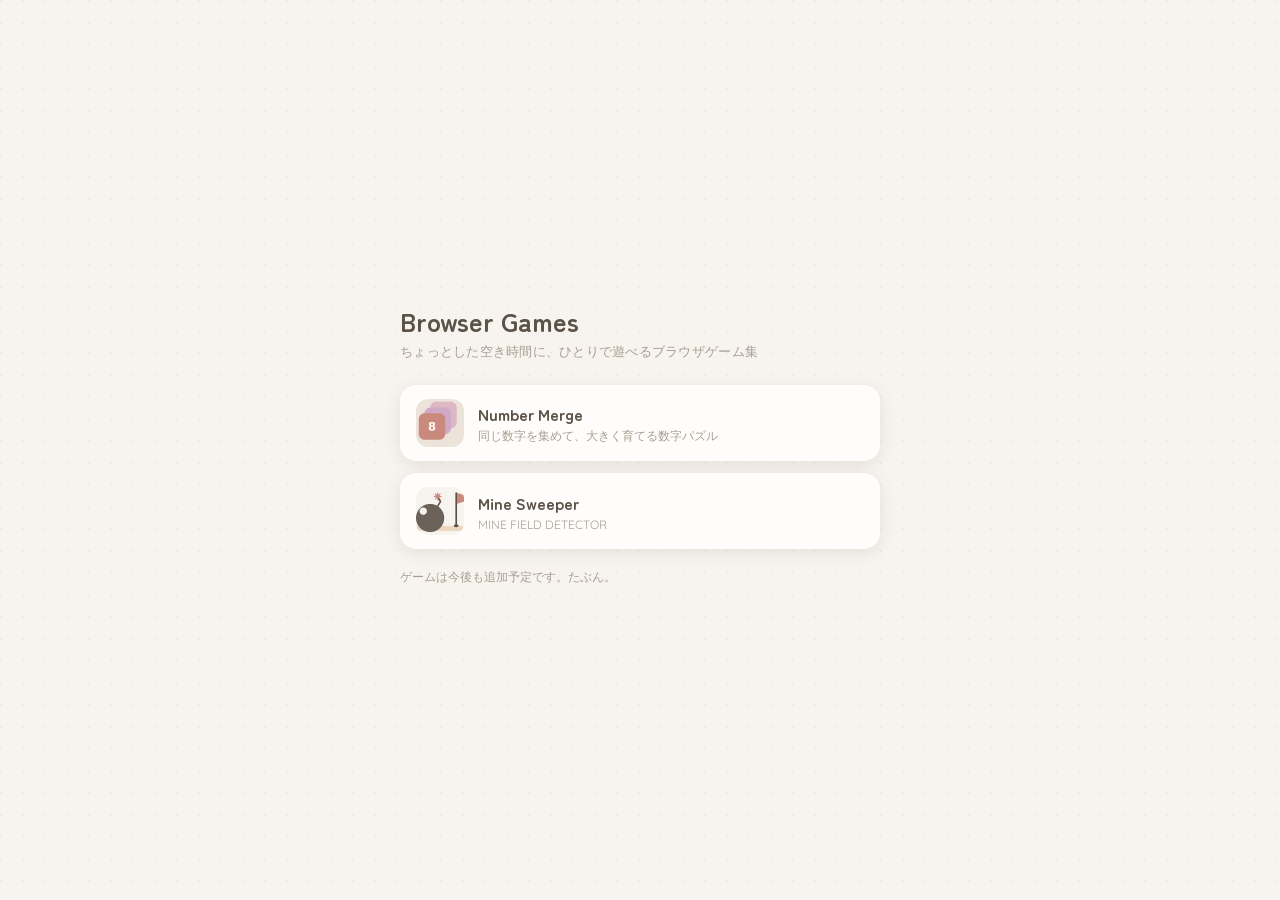
<file: index.html>
<!DOCTYPE html>
<html lang="ja">
<head>
    <meta charset="UTF-8">
    <meta name="viewport" content="width=device-width, initial-scale=1.0, maximum-scale=1.0">
    <title>Game</title>

    <meta name="description" content="ちょっとした空き時間に遊べる、シンプルなゲーム集">
    <meta name="theme-color" content="#f7f3ee">

    <link rel="manifest" href="manifest.json">
    <link rel="icon" href="icons/icon-192.png" type="image/png">
    <link rel="apple-touch-icon" href="icons/icon-192.png">
    <meta name="apple-mobile-web-app-capable" content="yes">
    <meta name="apple-mobile-web-app-title" content="Game">

    <link rel="preconnect" href="https://fonts.googleapis.com">
    <link rel="preconnect" href="https://fonts.gstatic.com" crossorigin>
    <link href="https://fonts.googleapis.com/css2?family=Quicksand:wght@500;600;700&family=Zen+Maru+Gothic:wght@500;700&display=swap" rel="stylesheet">
    <link rel="stylesheet" href="shared/hub.css">
</head>

<body>
    <div class="hub">
        <h1>Browser Games</h1>
        <p class="hub-subtitle">ちょっとした空き時間に、ひとりで遊べるブラウザゲーム集</p>

        <ul class="game-list">
            <li>
                <a class="game-card" href="games/number-merge/index.html">
                    <img class="game-thumb" src="games/number-merge/icons/icon-192.png" alt="">
                    <div>
                        <div class="game-name">Number Merge</div>
                        <div class="game-desc">同じ数字を集めて、大きく育てる数字パズル</div>
                    </div>
                </a>
            </li>

            <li>
                <a class="game-card" href="games/mine-sweeper/index.html">
                    <img class="game-thumb" src="games/mine-sweeper/icons/icon-192.png" alt="">
                    <div>
                        <div class="game-name">Mine Sweeper</div>
                        <div class="game-desc">MINE FIELD DETECTOR</div>
                    </div>
                </a>
            </li>
        </ul>

        <p class="empty-note">ゲームは今後も追加予定です。たぶん。</p>
    </div>

    <script src="shared/register-sw.js"></script>
</body>
</html>
</file>
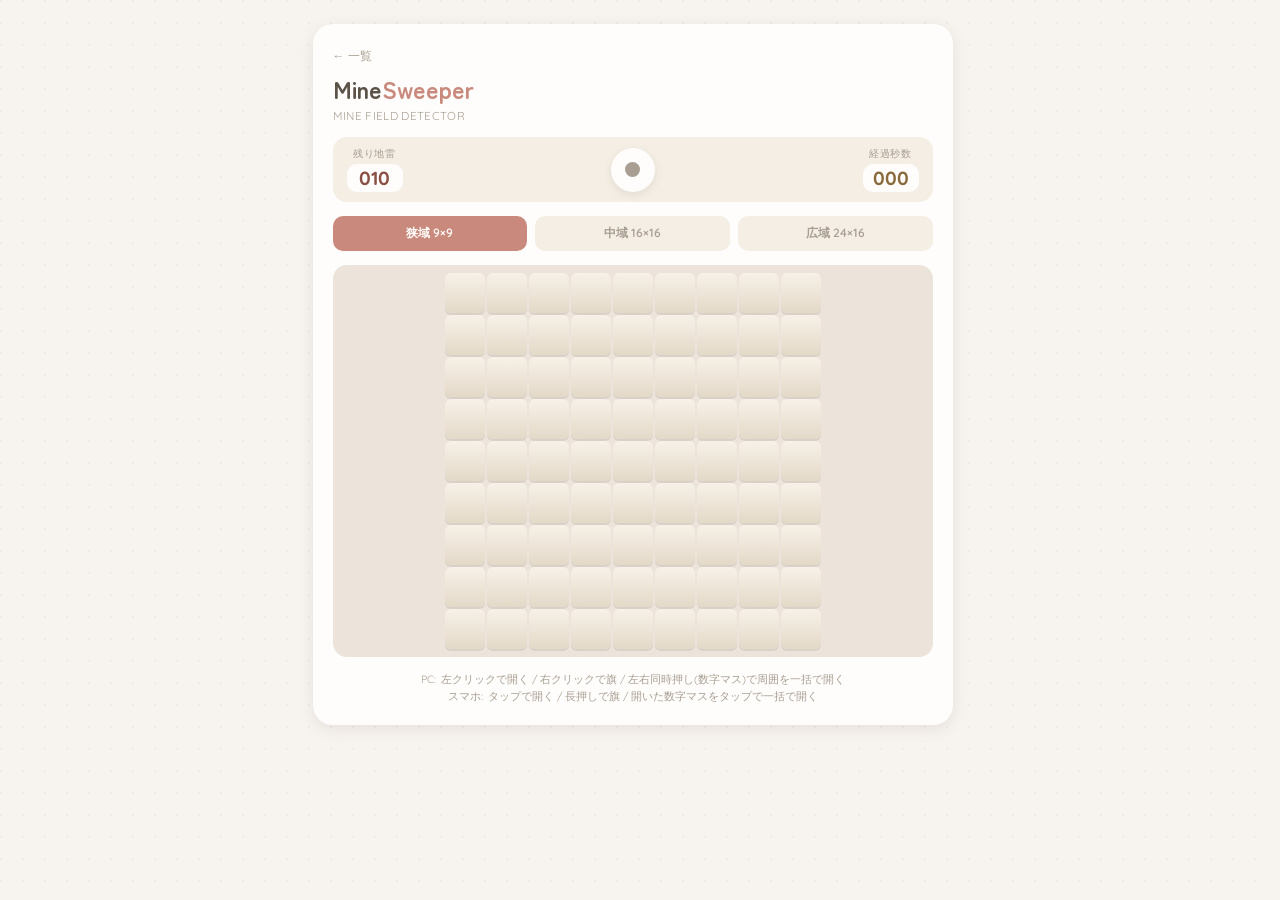
<file: games/mine-sweeper/index.html>
<!DOCTYPE html>
<html lang="ja">
<head>
    <meta charset="UTF-8">
    <meta name="viewport" content="width=device-width, initial-scale=1.0, maximum-scale=1.0, user-scalable=no">

    <title>Mine Sweeper</title>

    <meta name="description" content="MINE FIELD DETECTOR">
    <meta name="theme-color" content="#f7f3ee">

    <link rel="manifest" href="manifest.json">
    <link rel="icon" href="icons/icon-192.png" type="image/png">
    <link rel="apple-touch-icon" href="icons/icon-192.png">
    <meta name="apple-mobile-web-app-capable" content="yes">
    <meta name="apple-mobile-web-app-status-bar-style" content="default">
    <meta name="apple-mobile-web-app-title" content="Mine Sweeper">

    <link rel="stylesheet" href="style.css">
</head>

<body>
    <div class="app">
        <div class="top-row">
            <div>
                <a href="../../index.html" class="back-link" aria-label="ゲーム一覧に戻る">←&nbsp;一覧</a>
                <h1>Mine<span>Sweeper</span></h1>
                <div class="subtitle">MINE FIELD DETECTOR</div>
            </div>
        </div>

        <div class="control-panel">
            <div class="readout">
                <span class="readout-label">残り地雷</span>
                <span id="mineCount" class="value mines">010</span>
            </div>

            <button id="resetBtn" class="status-btn" aria-label="リセット">
                <span id="statusDot" class="status-dot"></span>
            </button>

            <div class="readout">
                <span class="readout-label">経過秒数</span>
                <span id="timer" class="value timer">000</span>
            </div>
        </div>

        <div id="sectorSelect" class="sector-select"></div>

        <div class="board-wrap">
            <div id="board" class="board"></div>
        </div>

        <div id="banner" class="banner hidden"></div>

        <p class="hint">
            PC:&ensp;左クリックで開く&nbsp;/&nbsp;右クリックで旗&nbsp;/&nbsp;左右同時押し(数字マス)で周囲を一括で開く<br>
            スマホ:&ensp;タップで開く&nbsp;/&nbsp;長押しで旗&nbsp;/&nbsp;開いた数字マスをタップで一括で開く
        </p>
    </div>

    <!-- サイト共通のサービスワーカー登録(ルートのsw.jsを1つだけ登録する) -->
    <script src="../../shared/register-sw.js"></script>
    <script src="script.js"></script>
</body>
</html>
</file>
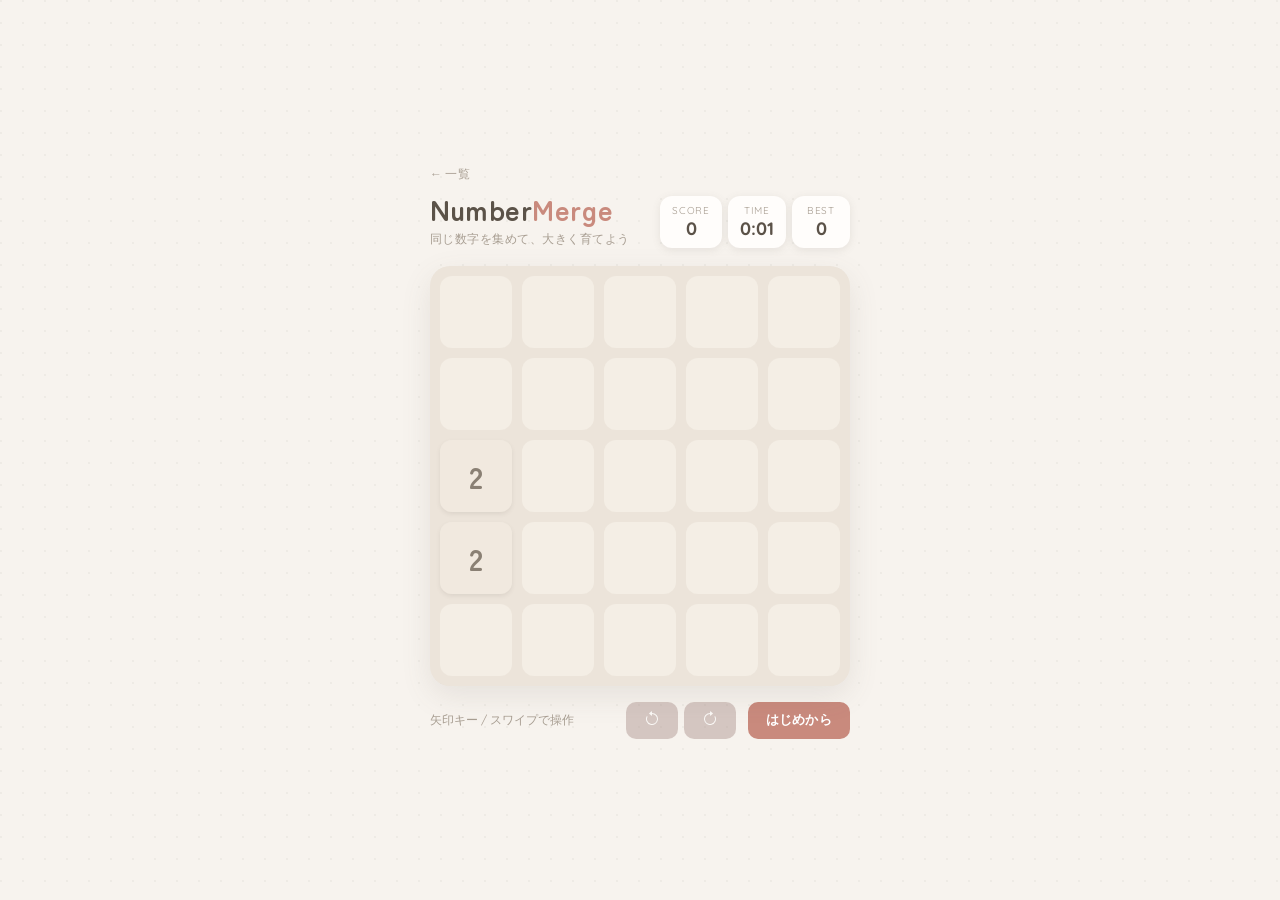
<file: games/number-merge/index.html>
<!DOCTYPE html>
<html lang="ja">
<head>
    <meta charset="UTF-8">
    <meta name="viewport" content="width=device-width, initial-scale=1.0, maximum-scale=1.0">

    <title>Number Merge</title>

    <meta name="description" content="同じ数字を集めて大きく育てる、シンプルな数字パズル">
    <meta name="theme-color" content="#f7f3ee">

    <link rel="manifest" href="manifest.json">
    <link rel="icon" href="icons/icon-192.png" type="image/png">
    <link rel="apple-touch-icon" href="icons/icon-192.png">
    <meta name="apple-mobile-web-app-capable" content="yes">
    <meta name="apple-mobile-web-app-status-bar-style" content="default">
    <meta name="apple-mobile-web-app-title" content="Number Merge">

    <link rel="stylesheet" href="style.css">
</head>

<body>
    <div class="app">
        <div class="top-row">
            <div>
                <a href="../../index.html" class="back-link" aria-label="ゲーム一覧に戻る">←&nbsp;一覧</a>
                <h1>Number<span>Merge</span></h1>
                <div class="subtitle">同じ数字を集めて、大きく育てよう</div>
            </div>
            <div class="scores">
                <div class="score-box">
                    <div class="label">Score</div>
                    <div id="score" class="value">0</div>
                </div>
                <div class="score-box">
                    <div class="label">Time</div>
                    <div id="time" class="value">0:00</div>
                </div>
                <div class="score-box">
                    <div class="label">Best</div>
                    <div id="best" class="value">0</div>
                </div>
            </div>
        </div>

        <div class="board-wrap">
            <div id="board" class="board" role="group" aria-label="パズルボード">
                <div id="overlay" class="overlay">
                    <div id="overlay-msg" class="msg">Game Over</div>
                    <div id="overlay-sub" class="sub">これ以上動かせません</div>
                    <button type="button" id="continue" class="continue">つづける</button>
                </div>
            </div>
        </div>

        <div class="controls">
            <div class="hint">矢印キー&nbsp;/&nbsp;スワイプで操作</div>
            <div class="button-groups">
                <div class="history-buttons">
                    <button type="button" id="undo" class="history-button" disabled>
                        <svg xmlns="http://www.w3.org/2000/svg" width="16" height="16" fill="currentColor" class="bi bi-arrow-counterclockwise" viewBox="0 0 16 16">
                            <path fill-rule="evenodd" d="M8 3a5 5 0 1 1-4.546 2.914.5.5 0 0 0-.908-.417A6 6 0 1 0 8 2z"/>
                            <path d="M8 4.466V.534a.25.25 0 0 0-.41-.192L5.23 2.308a.25.25 0 0 0 0 .384l2.36 1.966A.25.25 0 0 0 8 4.466"/>
                        </svg>
                    </button>
                    <button type="button" id="redo" class="history-button" disabled>
                        <svg xmlns="http://www.w3.org/2000/svg" width="16" height="16" fill="currentColor" class="bi bi-arrow-clockwise" viewBox="0 0 16 16">
                            <path fill-rule="evenodd" d="M8 3a5 5 0 1 0 4.546 2.914.5.5 0 0 1 .908-.417A6 6 0 1 1 8 2z"/>
                            <path d="M8 4.466V.534a.25.25 0 0 1 .41-.192l2.36 1.966c.12.1.12.284 0 .384L8.41 4.658A.25.25 0 0 1 8 4.466"/>
                        </svg>
                    </button>
                </div>

                <button type="button" id="reset" class="reset">はじめから</button>
            </div>
        </div>
    </div>

    <!-- サイト共通のサービスワーカー登録(ルートのsw.jsを1つだけ登録する) -->
    <script src="../../shared/register-sw.js"></script>
    <script src="script.js"></script>
</body>
</html>
</file>
<file: shared/hub.css>
@import url("https://fonts.googleapis.com/css2?family=Quicksand:wght@300..700&family=Zen+Maru+Gothic&display=swap");
:root {
  --bg: #f7f3ee;
  --card: #fffdfb;
  --grid-bg: #ece4da;
  --cell-empty: #f4eee5;
  --ink: #6b6259;
  --ink-heading:#5b5248;
  --ink-soft: #a89e92;
  --accent: #c98a7d;
  --shadow: rgba(107, 98, 89, 0.12);
  /* pale tone scale, deepens gently as numbers grow */
  --t2: #f1e9df;
  --t2-ink: #8a8074;
  --t4: #eadfce;
  --t4-ink: #8a7a5c;
  --t8: #e9d6bd;
  --t8-ink: #8a6a3d;
  --t16: #e3c9c2;
  --t16-ink: #8a4f45;
  --t32: #dcb8c4;
  --t32-ink: #8a3d55;
  --t64: #cfa9c6;
  --t64-ink: #6d3f68;
  --t128: #b7a3cf;
  --t128-ink: #443a72;
  --t256: #9fabce;
  --t256-ink: #2f3f6e;
  --t512: #8fb3c2;
  --t512-ink: #20495a;
  --t1024: #87bcb2;
  --t1024-ink: #1c4f47;
  --t2048: #8fc39a;
  --t2048-ink: #1b4a2c;
  --thi: #6f6259;
  --thi-ink: #fdf9f4;
}

* {
  box-sizing: border-box;
}

html, body {
  height: 100%;
}

body {
  min-height: 100vh;
  display: flex;
  align-items: center;
  justify-content: center;
  margin: 0;
  padding: 32px 16px;
  background: var(--bg);
  background-image: radial-gradient(circle at 1px 1px, rgba(107, 98, 89, 0.06) 1px, transparent 0);
  background-size: 22px 22px;
  color: var(--ink);
  font-family: "Quicksand", sans-serif;
}

.hub {
  width: 100%;
  max-width: 480px;
}

h1 {
  margin: 0 0 4px;
  color: #5b5248;
  font-family: "Zen Maru Gothic", sans-serif;
  font-size: 26px;
  font-weight: 700;
}

.hub-subtitle {
  margin: 0 0 24px;
  color: var(--ink-soft);
  font-size: 13px;
  letter-spacing: 0.02em;
}

.game-list {
  display: grid;
  gap: 12px;
  margin: 0;
  padding: 0;
  list-style: none;
}

.game-card {
  display: flex;
  align-items: center;
  gap: 14px;
  padding: 14px 16px;
  background: var(--card);
  border-radius: 16px;
  color: var(--ink);
  text-decoration: none;
  box-shadow: 0 4px 16px var(--shadow);
  transition: transform 0.12s ease, box-shadow 0.12s ease;
}
.game-card:hover {
  transform: translateY(-2px);
  box-shadow: 0 8px 20px var(--shadow);
}
.game-card:focus-visible {
  outline: 2px solid var(--accent);
  outline-offset: 2px;
}
.game-card .game-thumb {
  width: 48px;
  height: 48px;
  border-radius: 12px;
  flex-shrink: 0;
  object-fit: cover;
}
.game-card .game-name {
  color: #5b5248;
  font-family: "Zen Maru Gothic", sans-serif;
  font-weight: 700;
  font-size: 16px;
}
.game-card .game-desc {
  font-size: 12px;
  color: var(--ink-soft);
  margin-top: 2px;
}

.empty-note {
  font-size: 12px;
  color: var(--ink-soft);
  margin-top: 20px;
}

/*# sourceMappingURL=hub.css.map */
</file>
<file: games/mine-sweeper/style.css>
@import url("https://fonts.googleapis.com/css2?family=Quicksand:wght@300..700&family=Zen+Maru+Gothic&display=swap");
:root {
  --bg: #f7f3ee;
  --card: #fffdfb;
  --grid-bg: #ece4da;
  --cell-empty: #f4eee5;
  --ink: #6b6259;
  --ink-heading:#5b5248;
  --ink-soft: #a89e92;
  --accent: #c98a7d;
  --shadow: rgba(107, 98, 89, 0.12);
  /* pale tone scale, deepens gently as numbers grow */
  --t2: #f1e9df;
  --t2-ink: #8a8074;
  --t4: #eadfce;
  --t4-ink: #8a7a5c;
  --t8: #e9d6bd;
  --t8-ink: #8a6a3d;
  --t16: #e3c9c2;
  --t16-ink: #8a4f45;
  --t32: #dcb8c4;
  --t32-ink: #8a3d55;
  --t64: #cfa9c6;
  --t64-ink: #6d3f68;
  --t128: #b7a3cf;
  --t128-ink: #443a72;
  --t256: #9fabce;
  --t256-ink: #2f3f6e;
  --t512: #8fb3c2;
  --t512-ink: #20495a;
  --t1024: #87bcb2;
  --t1024-ink: #1c4f47;
  --t2048: #8fc39a;
  --t2048-ink: #1b4a2c;
  --thi: #6f6259;
  --thi-ink: #fdf9f4;
}

.back-link {
  margin-bottom: 6px;
  display: inline-block;
  color: var(--ink-soft);
  font-size: 12px;
  text-decoration: none;
  letter-spacing: 0.02em;
}
.back-link:hover {
  color: var(--accent);
}
.back-link:focus-visible {
  outline: 2px solid var(--accent);
  outline-offset: 2px;
  border-radius: 4px;
}

* {
  box-sizing: border-box;
}

html, body {
  height: 100%;
  margin: 0;
  overscroll-behavior: none;
  scrollbar-gutter: stable;
}

body {
  min-height: 100vh;
  display: flex;
  flex-direction: column;
  align-items: center;
  justify-content: flex-start;
  overflow-y: auto;
  padding: 24px 16px;
  background: var(--bg);
  background-image: radial-gradient(circle at 1px 1px, rgba(107, 98, 89, 0.06) 1px, transparent 0);
  background-size: 22px 22px;
  font-family: "Quicksand", sans-serif;
  color: var(--ink);
  -webkit-tap-highlight-color: transparent;
  -webkit-user-select: none;
  user-select: none;
}

h1 {
  font-family: "Zen Maru Gothic", sans-serif;
  font-size: 24px;
  font-weight: 700;
  margin: 0;
  color: var(--ink-heading);
}
h1 span {
  color: var(--accent);
}

.app {
  width: 100%;
  max-width: 640px;
  padding: 20px;
  background: var(--card);
  border-radius: 20px;
  box-shadow: 0 4px 16px var(--shadow);
}

.top-row {
  display: flex;
  align-items: flex-end;
  justify-content: space-between;
  margin-bottom: 14px;
}

.subtitle {
  font-size: 11.5px;
  color: var(--ink-soft);
  margin-top: 2px;
  letter-spacing: 0.03em;
}

.control-panel {
  margin-bottom: 14px;
  padding: 10px 14px;
  display: flex;
  align-items: center;
  justify-content: space-between;
  background: var(--cell-empty);
  border-radius: 14px;
}

.readout {
  display: flex;
  flex-direction: column;
  align-items: center;
  gap: 3px;
}
.readout .value {
  padding: 2px 10px;
  font-family: "Quicksand", sans-serif;
  font-weight: 700;
  font-size: 19px;
  border-radius: 10px;
  background: var(--card);
  min-width: 56px;
  text-align: center;
}
.readout .value.mines {
  color: var(--t16-ink);
}
.readout .value.timer {
  color: var(--t8-ink);
}

.readout-label {
  font-size: 10px;
  color: var(--ink-soft);
  letter-spacing: 0.06em;
}

.status-btn {
  width: 44px;
  height: 44px;
  display: flex;
  align-items: center;
  justify-content: center;
  border: none;
  border-radius: 50%;
  background: var(--card);
  box-shadow: 0 3px 8px var(--shadow);
  cursor: pointer;
  transition: transform 0.08s;
}
.status-btn:active {
  transform: scale(0.94);
}

.status-dot {
  width: 15px;
  height: 15px;
  border-radius: 50%;
  background: var(--ink-soft);
  transition: background 0.15s;
}
.status-dot.armed {
  background: var(--t8-ink);
}
.status-dot.dead {
  background: var(--t16-ink);
}
.status-dot.clear {
  background: var(--t2048-ink);
}

.sector-select {
  display: flex;
  gap: 8px;
  margin-bottom: 14px;
}
.sector-select .sector-select-button {
  padding: 9px 4px;
  flex: 1;
  font-family: "Quicksand", sans-serif;
  font-weight: 600;
  font-size: 12px;
  color: var(--ink-soft);
  background: var(--cell-empty);
  border: none;
  border-radius: 10px;
  cursor: pointer;
}
.sector-select .sector-select-button.active {
  background: var(--accent);
  color: var(--card);
}

.board-wrap {
  padding: 8px;
  overflow: hidden;
  border-radius: 14px;
  background: var(--grid-bg);
}

.board {
  width: max-content;
  margin: 0 auto;
  display: grid;
  gap: 2px;
}

.cell {
  width: var(--cell);
  height: var(--cell);
  display: flex;
  align-items: center;
  justify-content: center;
  position: relative;
  border-radius: 6px;
  font-family: "Quicksand", sans-serif;
  font-size: calc(var(--cell) * 0.48);
  font-weight: 700;
  user-select: none;
  touch-action: manipulation;
  cursor: pointer;
}
.cell.covered {
  background: linear-gradient(180deg, #f7f1e8, #e3d9c8);
  box-shadow: 0 2px 0 rgba(107, 98, 89, 0.15);
}
.cell.covered:active {
  box-shadow: 0 1px 0 rgba(107, 98, 89, 0.15);
}
.cell.open {
  background: var(--cell-empty);
  box-shadow: inset 0 1px 3px rgba(107, 98, 89, 0.12);
}
.cell.combo-preview {
  background: var(--t2);
  box-shadow: inset 0 1px 3px rgba(107, 98, 89, 0.2);
}
.cell.n1 {
  color: var(--t2-ink);
}
.cell.n2 {
  color: var(--t4-ink);
}
.cell.n3 {
  color: var(--t8-ink);
}
.cell.n4 {
  color: var(--t16-ink);
}
.cell.n5 {
  color: var(--t32-ink);
}
.cell.n6 {
  color: var(--t64-ink);
}
.cell.n7 {
  color: var(--t128-ink);
}
.cell.n8 {
  color: var(--t256-ink);
}
.cell.mine {
  background: var(--t16);
}
.cell.mine-trigger {
  background: var(--accent);
}
.cell .press-ring {
  position: absolute;
  inset: 0;
  border-radius: 6px;
  background: conic-gradient(var(--accent) calc(var(--p, 0) * 1%), transparent 0);
  -webkit-mask: radial-gradient(farthest-side, transparent calc(100% - 4px), #000 calc(100% - 3px));
  mask: radial-gradient(farthest-side, transparent calc(100% - 4px), #000 calc(100% - 3px));
  pointer-events: none;
}

.flag-icon, .mine-icon {
  width: 60%;
  height: 60%;
}

.hint {
  margin: 14px 4px 0;
  text-align: center;
  font-size: 10.5px;
  color: var(--ink-soft);
  line-height: 1.6;
}

.banner {
  margin-top: 12px;
  padding: 9px;
  border-radius: 10px;
  text-align: center;
  font-family: "Zen Maru Gothic", sans-serif;
  font-weight: 700;
  font-size: 13px;
}
.banner.hidden {
  display: none;
}
.banner.dead {
  background: var(--t16);
  color: var(--t16-ink);
}
.banner.clear {
  background: var(--t2048);
  color: var(--t2048-ink);
}

/*# sourceMappingURL=style.css.map */
</file>
<file: games/number-merge/style.css>
@import url("https://fonts.googleapis.com/css2?family=Quicksand:wght@300..700&family=Zen+Maru+Gothic&display=swap");
:root {
  --bg: #f7f3ee;
  --card: #fffdfb;
  --grid-bg: #ece4da;
  --cell-empty: #f4eee5;
  --ink: #6b6259;
  --ink-heading:#5b5248;
  --ink-soft: #a89e92;
  --accent: #c98a7d;
  --shadow: rgba(107, 98, 89, 0.12);
  /* pale tone scale, deepens gently as numbers grow */
  --t2: #f1e9df;
  --t2-ink: #8a8074;
  --t4: #eadfce;
  --t4-ink: #8a7a5c;
  --t8: #e9d6bd;
  --t8-ink: #8a6a3d;
  --t16: #e3c9c2;
  --t16-ink: #8a4f45;
  --t32: #dcb8c4;
  --t32-ink: #8a3d55;
  --t64: #cfa9c6;
  --t64-ink: #6d3f68;
  --t128: #b7a3cf;
  --t128-ink: #443a72;
  --t256: #9fabce;
  --t256-ink: #2f3f6e;
  --t512: #8fb3c2;
  --t512-ink: #20495a;
  --t1024: #87bcb2;
  --t1024-ink: #1c4f47;
  --t2048: #8fc39a;
  --t2048-ink: #1b4a2c;
  --thi: #6f6259;
  --thi-ink: #fdf9f4;
}

.back-link {
  margin-bottom: 6px;
  display: inline-block;
  color: var(--ink-soft);
  font-size: 12px;
  text-decoration: none;
  letter-spacing: 0.02em;
}
.back-link:hover {
  color: var(--accent);
}
.back-link:focus-visible {
  outline: 2px solid var(--accent);
  outline-offset: 2px;
  border-radius: 4px;
}

* {
  box-sizing: border-box;
}

html, body {
  overscroll-behavior: none;
  height: 100%;
}

body {
  min-height: 100vh;
  margin: 0;
  padding: 24px 16px;
  display: flex;
  align-items: center;
  justify-content: center;
  background: var(--bg);
  background-image: radial-gradient(circle at 1px 1px, rgba(107, 98, 89, 0.06) 1px, transparent 0);
  background-size: 22px 22px;
  font-family: "Quicksand", sans-serif;
  color: var(--ink);
  -webkit-user-select: none;
  user-select: none;
  -webkit-tap-highlight-color: transparent;
}

.app {
  width: 100%;
  max-width: 420px;
}

.top-row {
  margin-bottom: 18px;
  display: flex;
  align-items: flex-end;
  justify-content: space-between;
}

h1 {
  margin: 0;
  color: #5b5248;
  font-family: "Zen Maru Gothic", sans-serif;
  font-size: 28px;
  font-weight: 700;
  letter-spacing: 0.02em;
}
h1 span {
  color: var(--accent);
}

.subtitle {
  margin-top: 2px;
  color: var(--ink-soft);
  font-size: 12px;
  letter-spacing: 0.04em;
}

.scores {
  display: flex;
  gap: 6px;
}

.score-box {
  min-width: 58px;
  padding: 8px 12px;
  border-radius: 12px;
  box-shadow: 0 2px 8px var(--shadow);
  background: var(--card);
  text-align: center;
}
.score-box .label {
  color: var(--ink-soft);
  font-size: 10px;
  letter-spacing: 0.08em;
  text-transform: uppercase;
}
.score-box .value {
  color: #5b5248;
  font-size: 18px;
  font-weight: 700;
}

.board-wrap {
  position: relative;
  padding: 10px;
  background: var(--grid-bg);
  border-radius: 20px;
  box-shadow: 0 10px 30px var(--shadow);
  touch-action: none;
  overscroll-behavior: contain;
}

.board {
  position: relative;
  display: grid;
  grid-template-columns: repeat(var(--board-size, 4), 1fr);
  grid-template-rows: repeat(var(--board-size, 4), 1fr);
  gap: var(--cell-gap, 10px);
  aspect-ratio: 1/1;
  touch-action: none;
  -webkit-user-select: none;
  user-select: none;
}

.cell {
  background: var(--cell-empty);
  border-radius: 12px;
}

.tile {
  position: absolute;
  z-index: 1;
  display: flex;
  align-items: center;
  justify-content: center;
  border-radius: 12px;
  font-family: "Zen Maru Gothic", sans-serif;
  font-weight: 700;
  transition: left 0.12s ease, top 0.12s ease;
  box-shadow: 0 2px 4px var(--shadow);
}
.tile.pop {
  animation: pop 0.16s ease;
}
.tile.merged {
  animation: merge-pop 0.18s ease;
}

@keyframes pop {
  0% {
    transform: scale(0.6);
    opacity: 0.3;
  }
  100% {
    transform: scale(1);
    opacity: 1;
  }
}
@keyframes merge-pop {
  0% {
    transform: scale(1);
  }
  45% {
    transform: scale(1.14);
  }
  100% {
    transform: scale(1);
  }
}
.controls {
  display: flex;
  justify-content: space-between;
  align-items: center;
  gap: 8px;
  margin-top: 16px;
}
.controls .button-groups {
  display: flex;
  gap: 12px;
}
.controls .button-groups .history-buttons {
  display: flex;
  gap: 6px;
}

.hint {
  color: var(--ink-soft);
  font-size: 12px;
}

button.reset, button.continue, button.history-button {
  padding: 9px 18px;
  border: none;
  border-radius: 10px;
  background: var(--accent);
  color: #fff;
  font-family: "Quicksand", sans-serif;
  font-weight: 600;
  font-size: 13px;
  cursor: pointer;
  letter-spacing: 0.02em;
  transition: filter 0.15s ease, transform 0.1s ease;
}
button.reset:hover, button.continue:hover, button.history-button:hover {
  filter: brightness(1.06);
}
button.reset:active, button.continue:active, button.history-button:active {
  transform: scale(0.97);
}
button.reset:focus-visible, button.continue:focus-visible, button.history-button:focus-visible {
  outline: 2px solid var(--accent);
  outline-offset: 2px;
}
button.reset:disabled, button.continue:disabled, button.history-button:disabled {
  cursor: default;
  opacity: 0.45;
  filter: saturate(0.4);
  transform: none;
}

.overlay {
  position: absolute;
  z-index: 10;
  inset: 10px;
  display: none;
  align-items: center;
  justify-content: center;
  flex-direction: column;
  gap: 14px;
  background: rgba(247, 243, 238, 0.88);
  border-radius: 16px;
  text-align: center;
  padding: 20px;
}
.overlay.show {
  display: flex;
}
.overlay .msg {
  color: #5b5248;
  font-family: "Zen Maru Gothic", sans-serif;
  font-size: 22px;
  font-weight: 700;
}
.overlay .sub {
  color: var(--ink-soft);
  font-size: 13px;
}

@media (prefers-reduced-motion: reduce) {
  .tile, .tile.pop, .tile.merged {
    animation: none !important;
    transition: none !important;
  }
}
@media (max-width: 380px) {
  h1 {
    font-size: 23px;
  }
  .score-box {
    min-width: 48px;
    padding: 6px 8px;
  }
  .score-box .value {
    font-size: 16px;
  }
}

/*# sourceMappingURL=style.css.map */
</file>
